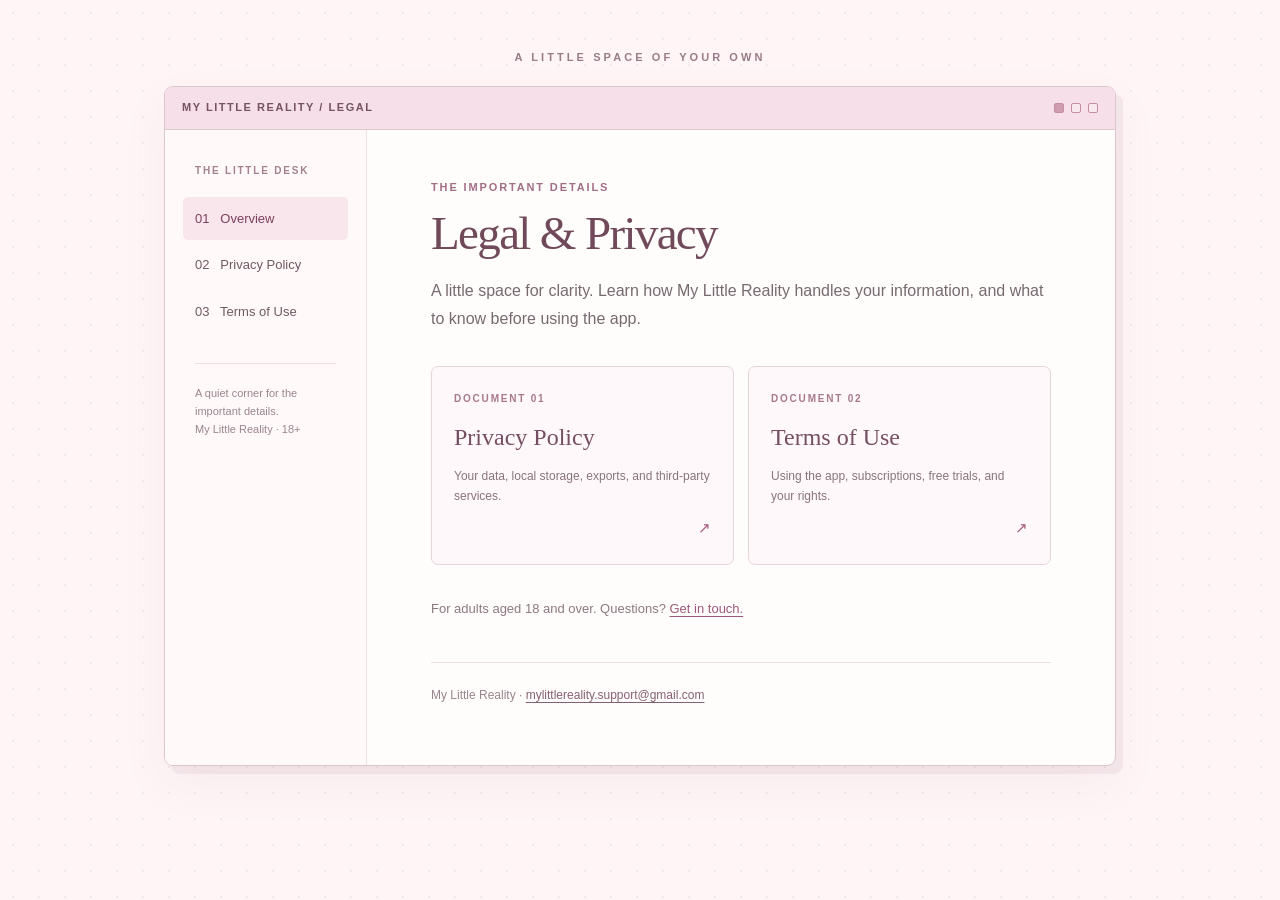
<file: index.html>
<!doctype html><html lang="en"><head><meta charset="utf-8"><meta name="viewport" content="width=device-width,initial-scale=1"><meta name="color-scheme" content="light"><meta name="theme-color" content="#fff5f6"><meta name="description" content="Legal & Privacy for My Little Reality."><title>Legal & Privacy | My Little Reality</title><link rel="stylesheet" href="styles.css"></head><body><div class="site"><div class="eyebrow">A LITTLE SPACE OF YOUR OWN</div><div class="window"><div class="windowbar"><div class="windowbrand">MY LITTLE REALITY <span aria-hidden="true">/</span> LEGAL</div><div class="windowcontrols" aria-hidden="true"><span></span><span></span><span></span></div></div><div class="layout"><aside class="sidebar"><p class="side-title">THE LITTLE DESK</p><nav aria-label="Legal navigation"><a href="index.html" aria-current="page">01 &nbsp; Overview</a><a href="privacy.html" >02 &nbsp; Privacy Policy</a><a href="terms.html" >03 &nbsp; Terms of Use</a></nav><p class="side-note">A quiet corner for the important details.<br>My Little Reality · 18+</p></aside><main id="main-content"><nav class="mobile-nav" aria-label="Legal navigation"><a href="index.html">Overview</a><a href="privacy.html">Privacy Policy</a><a href="terms.html">Terms of Use</a></nav><div class="section-tag">THE IMPORTANT DETAILS</div><h1>Legal &amp; Privacy</h1><p class="lead">A little space for clarity. Learn how My Little Reality handles your information, and what to know before using the app.</p><div class="link-grid"><a class="link-card" href="privacy.html"><span class="mini">DOCUMENT 01</span><span class="name">Privacy Policy</span><span class="description">Your data, local storage, exports, and third-party services.</span><span class="arrow" aria-hidden="true">↗</span></a><a class="link-card" href="terms.html"><span class="mini">DOCUMENT 02</span><span class="name">Terms of Use</span><span class="description">Using the app, subscriptions, free trials, and your rights.</span><span class="arrow" aria-hidden="true">↗</span></a></div><p style="margin-top:32px;font-size:13px;color:#8c7982">For adults aged 18 and over. Questions? <a href="mailto:mylittlereality.support@gmail.com">Get in touch.</a></p><footer class="footer">My Little Reality · <a href="mailto:mylittlereality.support@gmail.com">mylittlereality.support@gmail.com</a></footer></main></div></div></div></body></html>
</file>
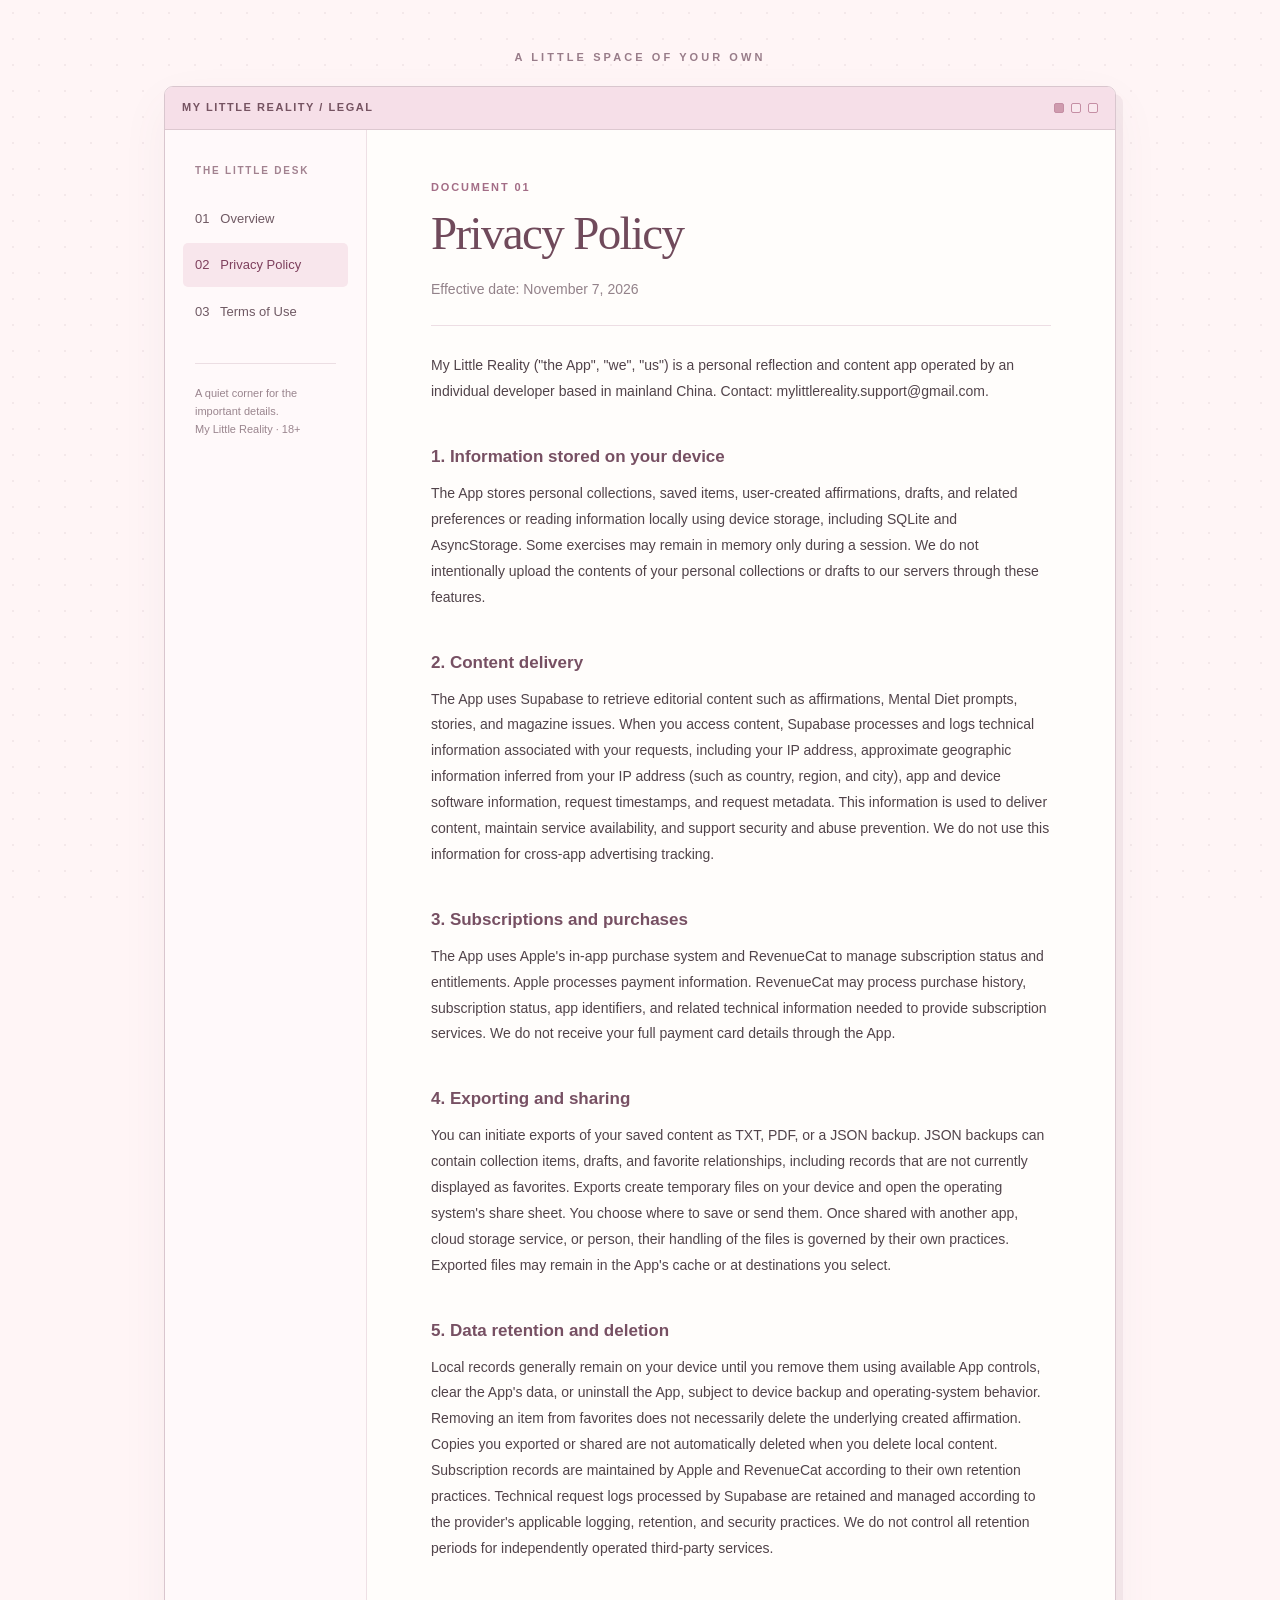
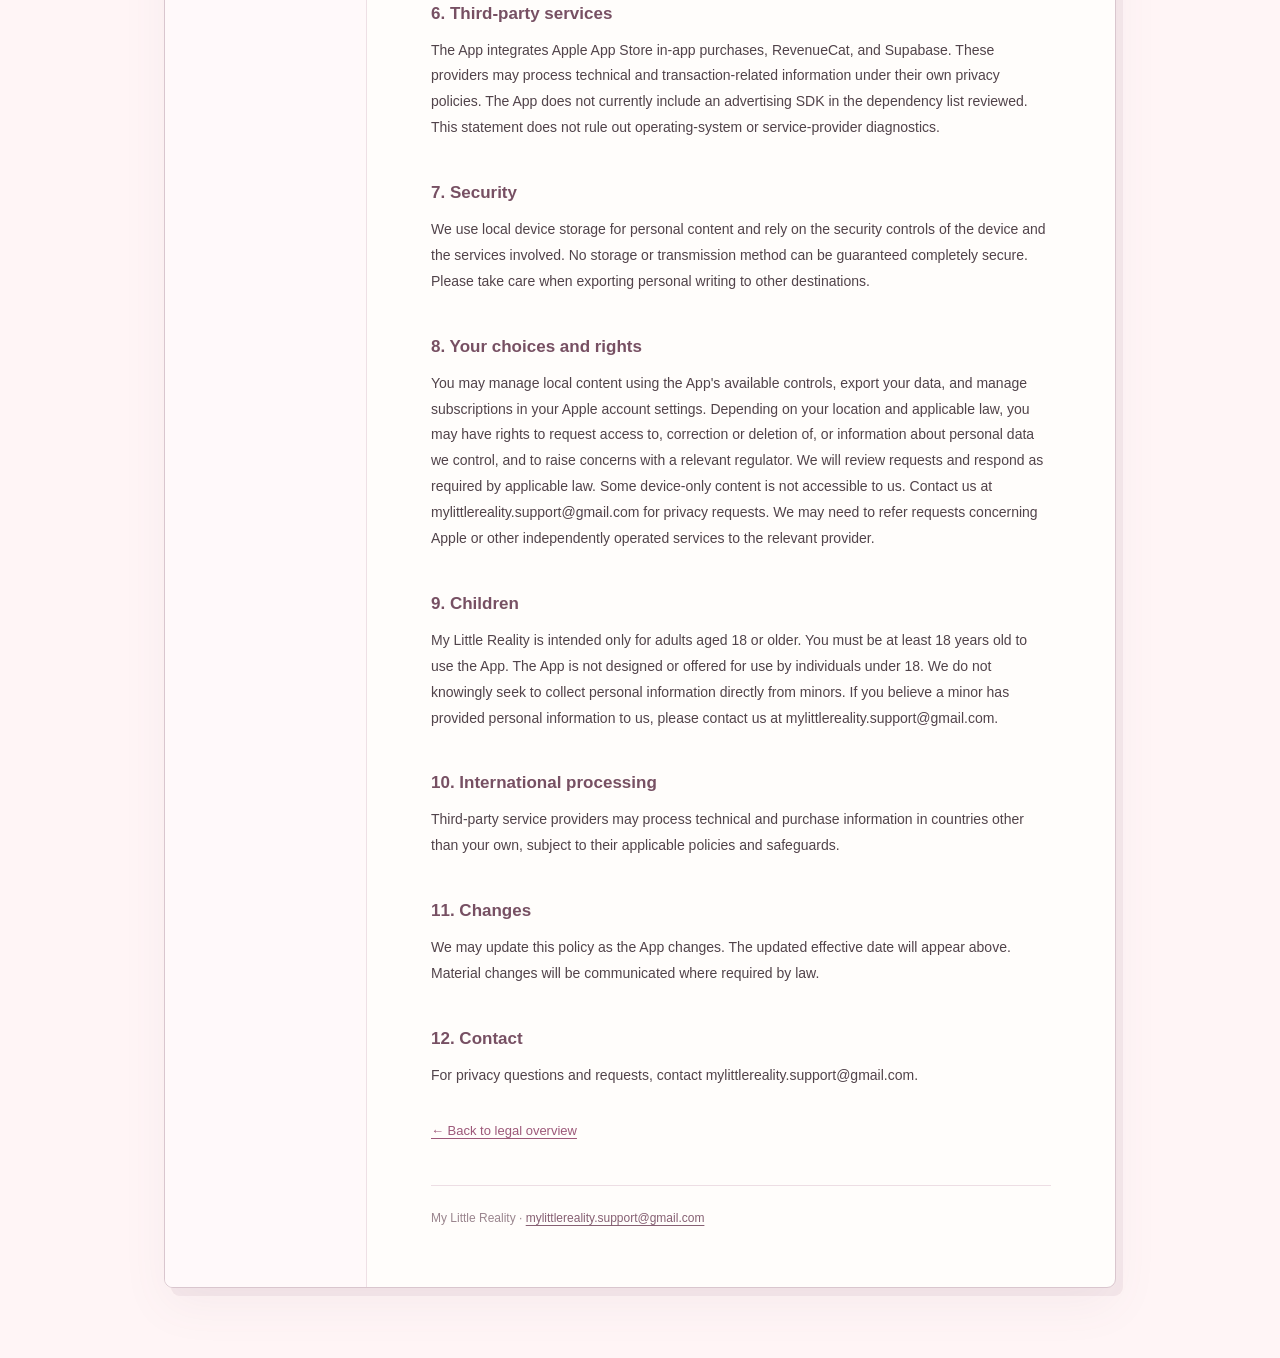
<file: privacy.html>
<!doctype html><html lang="en"><head><meta charset="utf-8"><meta name="viewport" content="width=device-width,initial-scale=1"><meta name="color-scheme" content="light"><meta name="theme-color" content="#fff5f6"><meta name="description" content="Privacy Policy for My Little Reality."><title>Privacy Policy | My Little Reality</title><link rel="stylesheet" href="styles.css"></head><body><div class="site"><div class="eyebrow">A LITTLE SPACE OF YOUR OWN</div><div class="window"><div class="windowbar"><div class="windowbrand">MY LITTLE REALITY <span aria-hidden="true">/</span> LEGAL</div><div class="windowcontrols" aria-hidden="true"><span></span><span></span><span></span></div></div><div class="layout"><aside class="sidebar"><p class="side-title">THE LITTLE DESK</p><nav aria-label="Legal navigation"><a href="index.html" >01 &nbsp; Overview</a><a href="privacy.html" aria-current="page">02 &nbsp; Privacy Policy</a><a href="terms.html" >03 &nbsp; Terms of Use</a></nav><p class="side-note">A quiet corner for the important details.<br>My Little Reality · 18+</p></aside><main id="main-content"><nav class="mobile-nav" aria-label="Legal navigation"><a href="index.html">Overview</a><a href="privacy.html">Privacy Policy</a><a href="terms.html">Terms of Use</a></nav><div class="section-tag">DOCUMENT 01</div><div class="legal-copy"><h1>Privacy Policy</h1><p class="effective">Effective date: November 7, 2026</p><p>My Little Reality ("the App", "we", "us") is a personal reflection and content app operated by an individual developer based in mainland China. Contact: mylittlereality.support@gmail.com.</p><h2>1. Information stored on your device</h2><p>The App stores personal collections, saved items, user-created affirmations, drafts, and related preferences or reading information locally using device storage, including SQLite and AsyncStorage. Some exercises may remain in memory only during a session. We do not intentionally upload the contents of your personal collections or drafts to our servers through these features.</p><h2>2. Content delivery</h2><p>The App uses Supabase to retrieve editorial content such as affirmations, Mental Diet prompts, stories, and magazine issues. When you access content, Supabase processes and logs technical information associated with your requests, including your IP address, approximate geographic information inferred from your IP address (such as country, region, and city), app and device software information, request timestamps, and request metadata. This information is used to deliver content, maintain service availability, and support security and abuse prevention. We do not use this information for cross-app advertising tracking. </p><h2>3. Subscriptions and purchases</h2><p>The App uses Apple's in-app purchase system and RevenueCat to manage subscription status and entitlements. Apple processes payment information. RevenueCat may process purchase history, subscription status, app identifiers, and related technical information needed to provide subscription services. We do not receive your full payment card details through the App.</p><h2>4. Exporting and sharing</h2><p>You can initiate exports of your saved content as TXT, PDF, or a JSON backup. JSON backups can contain collection items, drafts, and favorite relationships, including records that are not currently displayed as favorites. Exports create temporary files on your device and open the operating system's share sheet. You choose where to save or send them. Once shared with another app, cloud storage service, or person, their handling of the files is governed by their own practices. Exported files may remain in the App's cache or at destinations you select.</p><h2>5. Data retention and deletion</h2><p>Local records generally remain on your device until you remove them using available App controls, clear the App's data, or uninstall the App, subject to device backup and operating-system behavior. Removing an item from favorites does not necessarily delete the underlying created affirmation. Copies you exported or shared are not automatically deleted when you delete local content. Subscription records are maintained by Apple and RevenueCat according to their own retention practices. Technical request logs processed by Supabase are retained and managed according to the provider's applicable logging, retention, and security practices. We do not control all retention periods for independently operated third-party services.</p><h2>6. Third-party services</h2><p>The App integrates Apple App Store in-app purchases, RevenueCat, and Supabase. These providers may process technical and transaction-related information under their own privacy policies. The App does not currently include an advertising SDK in the dependency list reviewed. This statement does not rule out operating-system or service-provider diagnostics.</p><h2>7. Security</h2><p>We use local device storage for personal content and rely on the security controls of the device and the services involved. No storage or transmission method can be guaranteed completely secure. Please take care when exporting personal writing to other destinations.</p><h2>8. Your choices and rights</h2><p>You may manage local content using the App's available controls, export your data, and manage subscriptions in your Apple account settings. Depending on your location and applicable law, you may have rights to request access to, correction or deletion of, or information about personal data we control, and to raise concerns with a relevant regulator. We will review requests and respond as required by applicable law. Some device-only content is not accessible to us. Contact us at mylittlereality.support@gmail.com for privacy requests. We may need to refer requests concerning Apple or other independently operated services to the relevant provider.</p><h2>9. Children</h2><p>My Little Reality is intended only for adults aged 18 or older. You must be at least 18 years old to use the App. The App is not designed or offered for use by individuals under 18. We do not knowingly seek to collect personal information directly from minors. If you believe a minor has provided personal information to us, please contact us at mylittlereality.support@gmail.com.</p><h2>10. International processing</h2><p>Third-party service providers may process technical and purchase information in countries other than your own, subject to their applicable policies and safeguards.</p><h2>11. Changes</h2><p>We may update this policy as the App changes. The updated effective date will appear above. Material changes will be communicated where required by law.</p><h2>12. Contact</h2><p>For privacy questions and requests, contact mylittlereality.support@gmail.com.</p></div><a class="return-link" href="index.html">← Back to legal overview</a><footer class="footer">My Little Reality · <a href="mailto:mylittlereality.support@gmail.com">mylittlereality.support@gmail.com</a></footer></main></div></div></div></body></html>
</file>
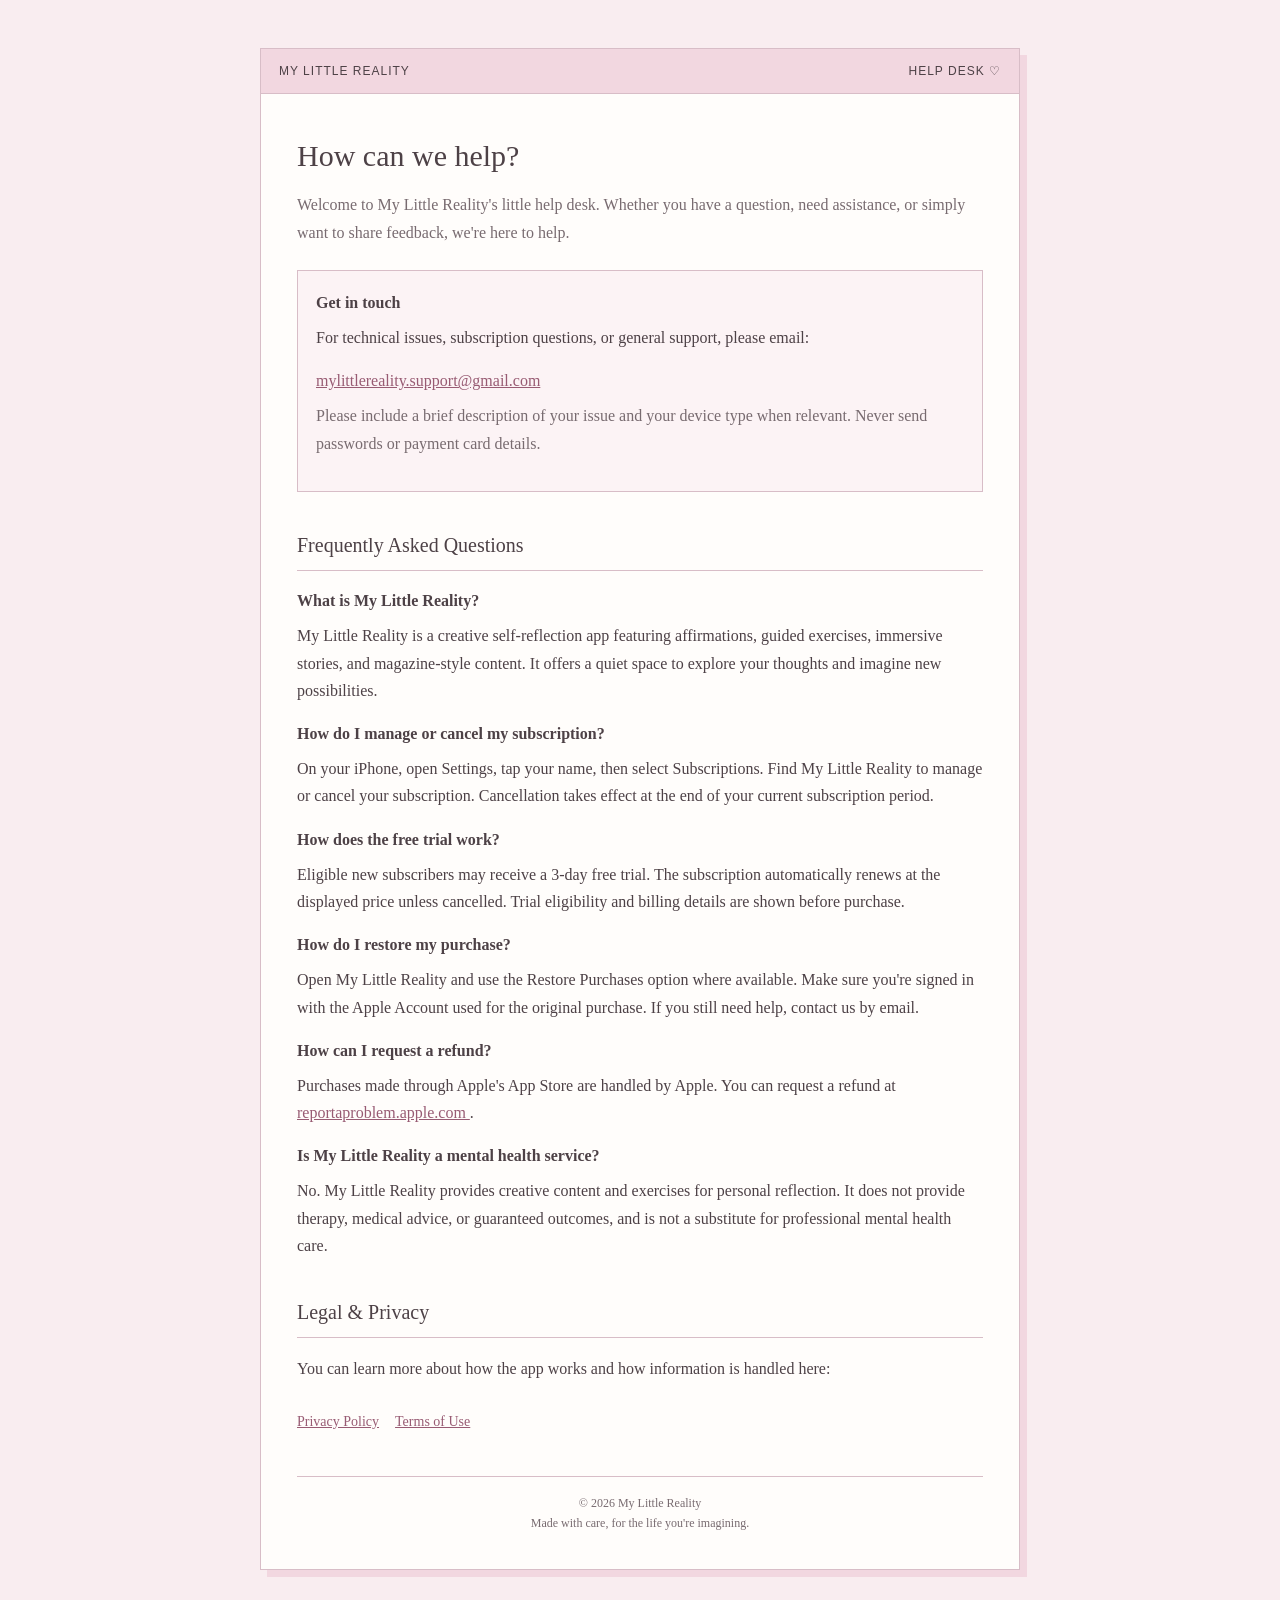
<file: support.html>
<!DOCTYPE html>
<html lang="en">
<head>
  <meta charset="UTF-8">
  <meta name="viewport" content="width=device-width, initial-scale=1">
  <meta name="color-scheme" content="light">
  <title>Support | My Little Reality</title>
  <style>
    :root {
      --bg: #f9edf0;
      --paper: #fffdfb;
      --pink: #f2d7e0;
      --ink: #4d4146;
      --muted: #786b70;
      --border: #d8bdc7;
    }

    * { box-sizing: border-box; }

    body {
      margin: 0;
      padding: 48px 18px;
      background: var(--bg);
      color: var(--ink);
      font-family: Georgia, "Times New Roman", serif;
      line-height: 1.7;
    }

    .window {
      max-width: 760px;
      margin: auto;
      background: var(--paper);
      border: 1px solid var(--border);
      box-shadow: 7px 7px 0 var(--pink);
    }

    .titlebar {
      padding: 12px 18px;
      background: var(--pink);
      border-bottom: 1px solid var(--border);
      font-family: Arial, sans-serif;
      font-size: 12px;
      letter-spacing: 1px;
      display: flex;
      justify-content: space-between;
      gap: 12px;
    }

    main { padding: 36px; }

    h1 {
      font-size: 30px;
      font-weight: normal;
      margin: 0 0 10px;
    }

    h2 {
      font-size: 20px;
      font-weight: normal;
      margin-top: 36px;
      border-bottom: 1px solid var(--border);
      padding-bottom: 8px;
    }

    h3 {
      font-size: 16px;
      margin-bottom: 6px;
    }

    p { margin-top: 8px; }

    .intro, .small {
      color: var(--muted);
    }

    .contact {
      padding: 18px;
      background: #fcf3f5;
      border: 1px solid var(--border);
      margin-top: 24px;
      overflow-wrap: anywhere;
    }

    a { color: #985b73; }

    nav {
      display: flex;
      gap: 16px;
      flex-wrap: wrap;
      margin-top: 28px;
      font-size: 14px;
    }

    footer {
      margin-top: 42px;
      padding-top: 16px;
      border-top: 1px solid var(--border);
      color: var(--muted);
      font-size: 12px;
      text-align: center;
    }

    @media (max-width: 600px) {
      body { padding: 20px 12px; }
      main { padding: 24px 20px; }
      h1 { font-size: 26px; }
    }
  </style>
</head>

<body>
  <div class="window">
    <div class="titlebar">
      <span>MY LITTLE REALITY</span>
      <span>HELP DESK ♡</span>
    </div>

    <main>
      <h1>How can we help?</h1>

      <p class="intro">
        Welcome to My Little Reality's little help desk.
        Whether you have a question, need assistance,
        or simply want to share feedback, we're here to help.
      </p>

      <section class="contact">
        <strong>Get in touch</strong>
        <p>
          For technical issues, subscription questions,
          or general support, please email:
        </p>
        <a href="mailto:mylittlereality.support@gmail.com">
          mylittlereality.support@gmail.com
        </a>
        <p class="small">
          Please include a brief description of your issue
          and your device type when relevant.
          Never send passwords or payment card details.
        </p>
      </section>

      <h2>Frequently Asked Questions</h2>

      <h3>What is My Little Reality?</h3>
      <p>
        My Little Reality is a creative self-reflection app
        featuring affirmations, guided exercises,
        immersive stories, and magazine-style content.
        It offers a quiet space to explore your thoughts
        and imagine new possibilities.
      </p>

      <h3>How do I manage or cancel my subscription?</h3>
      <p>
        On your iPhone, open Settings, tap your name,
        then select Subscriptions. Find My Little Reality
        to manage or cancel your subscription.
        Cancellation takes effect at the end of your
        current subscription period.
      </p>

      <h3>How does the free trial work?</h3>
      <p>
        Eligible new subscribers may receive a
        3-day free trial. The subscription automatically
        renews at the displayed price unless cancelled.
        Trial eligibility and billing details are
        shown before purchase.
      </p>

      <h3>How do I restore my purchase?</h3>
      <p>
        Open My Little Reality and use the
        Restore Purchases option where available.
        Make sure you're signed in with the
        Apple Account used for the original purchase.
        If you still need help, contact us by email.
      </p>

      <h3>How can I request a refund?</h3>
      <p>
        Purchases made through Apple's App Store
        are handled by Apple.
        You can request a refund at
        <a href="https://reportaproblem.apple.com/">
          reportaproblem.apple.com
        </a>.
      </p>

      <h3>Is My Little Reality a mental health service?</h3>
      <p>
        No. My Little Reality provides creative content
        and exercises for personal reflection.
        It does not provide therapy, medical advice,
        or guaranteed outcomes, and is not a substitute
        for professional mental health care.
      </p>

      <h2>Legal & Privacy</h2>
      <p>
        You can learn more about how the app works
        and how information is handled here:
      </p>

      <nav>
        <a href="./privacy.html">Privacy Policy</a>
        <a href="./terms.html">Terms of Use</a>
      </nav>

      <footer>
        © 2026 My Little Reality<br>
        Made with care, for the life you're imagining.
      </footer>
    </main>
  </div>
</body>
</html>
</file>
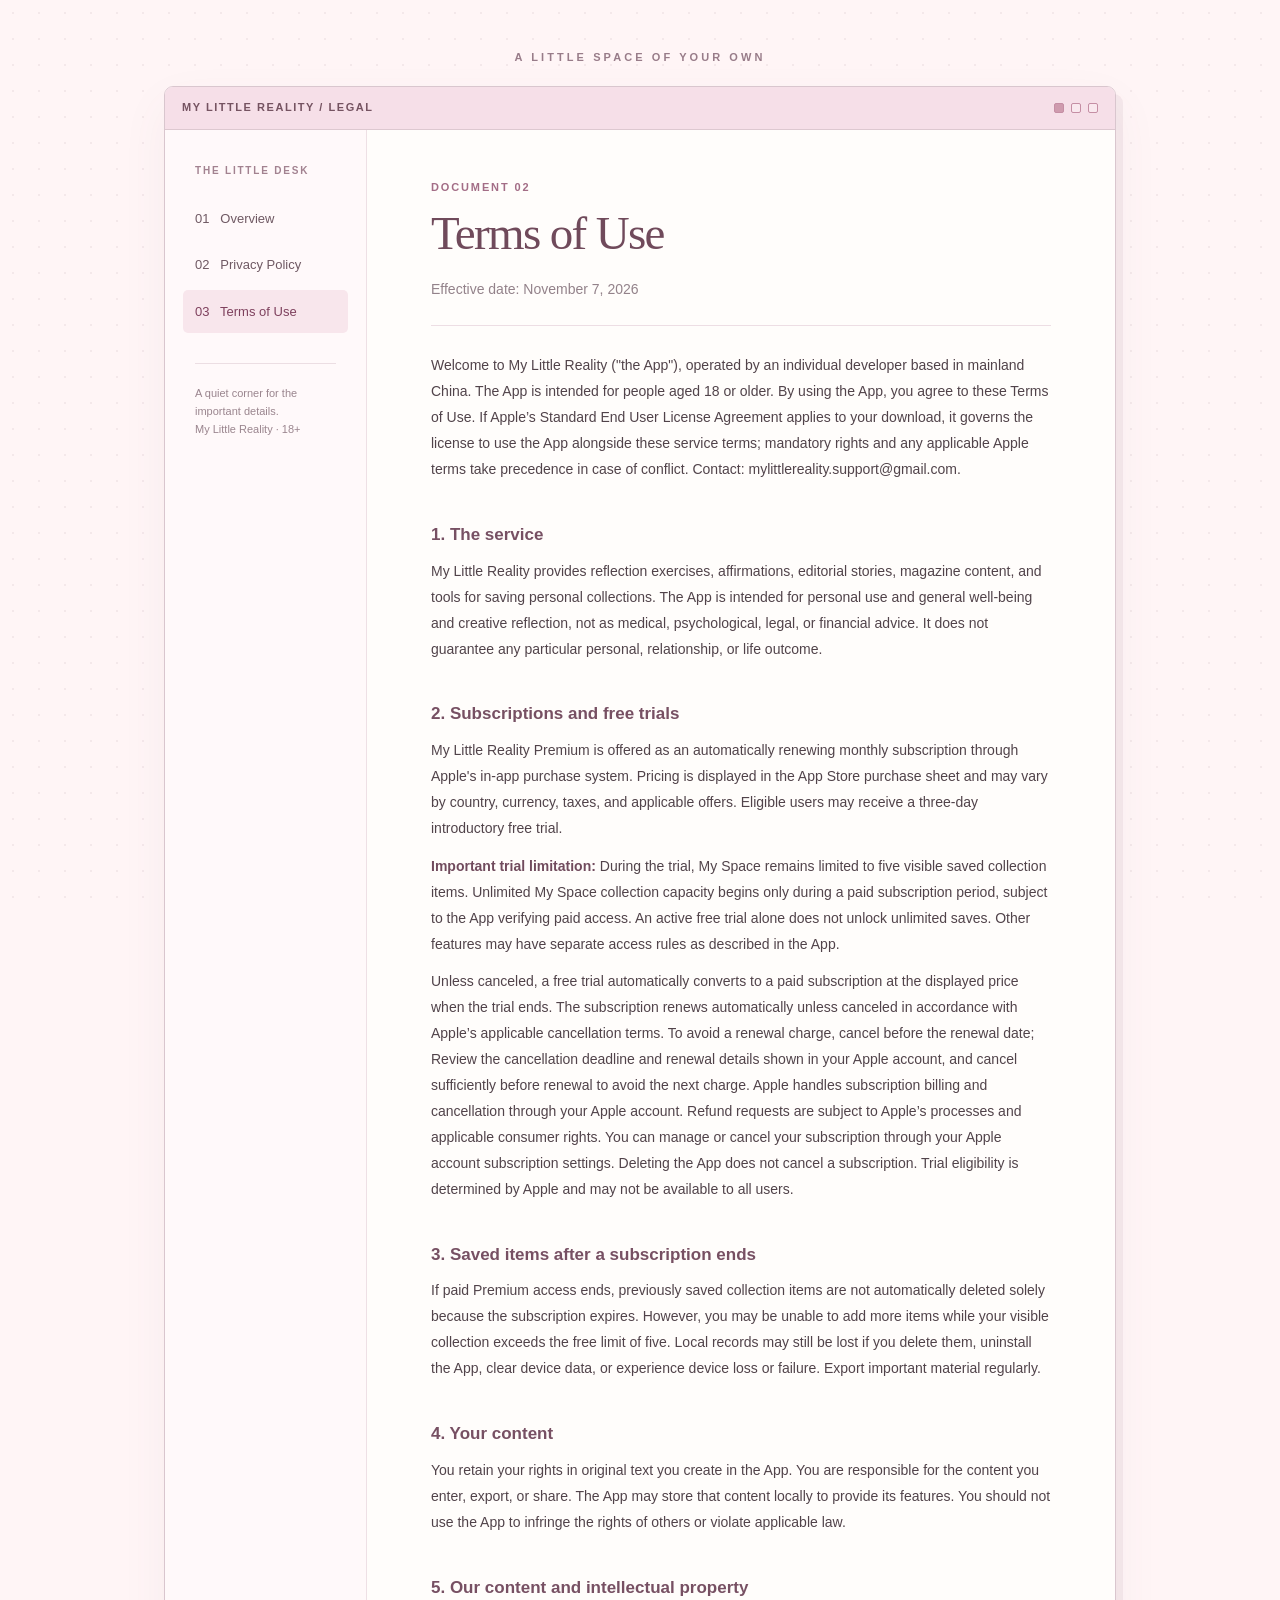
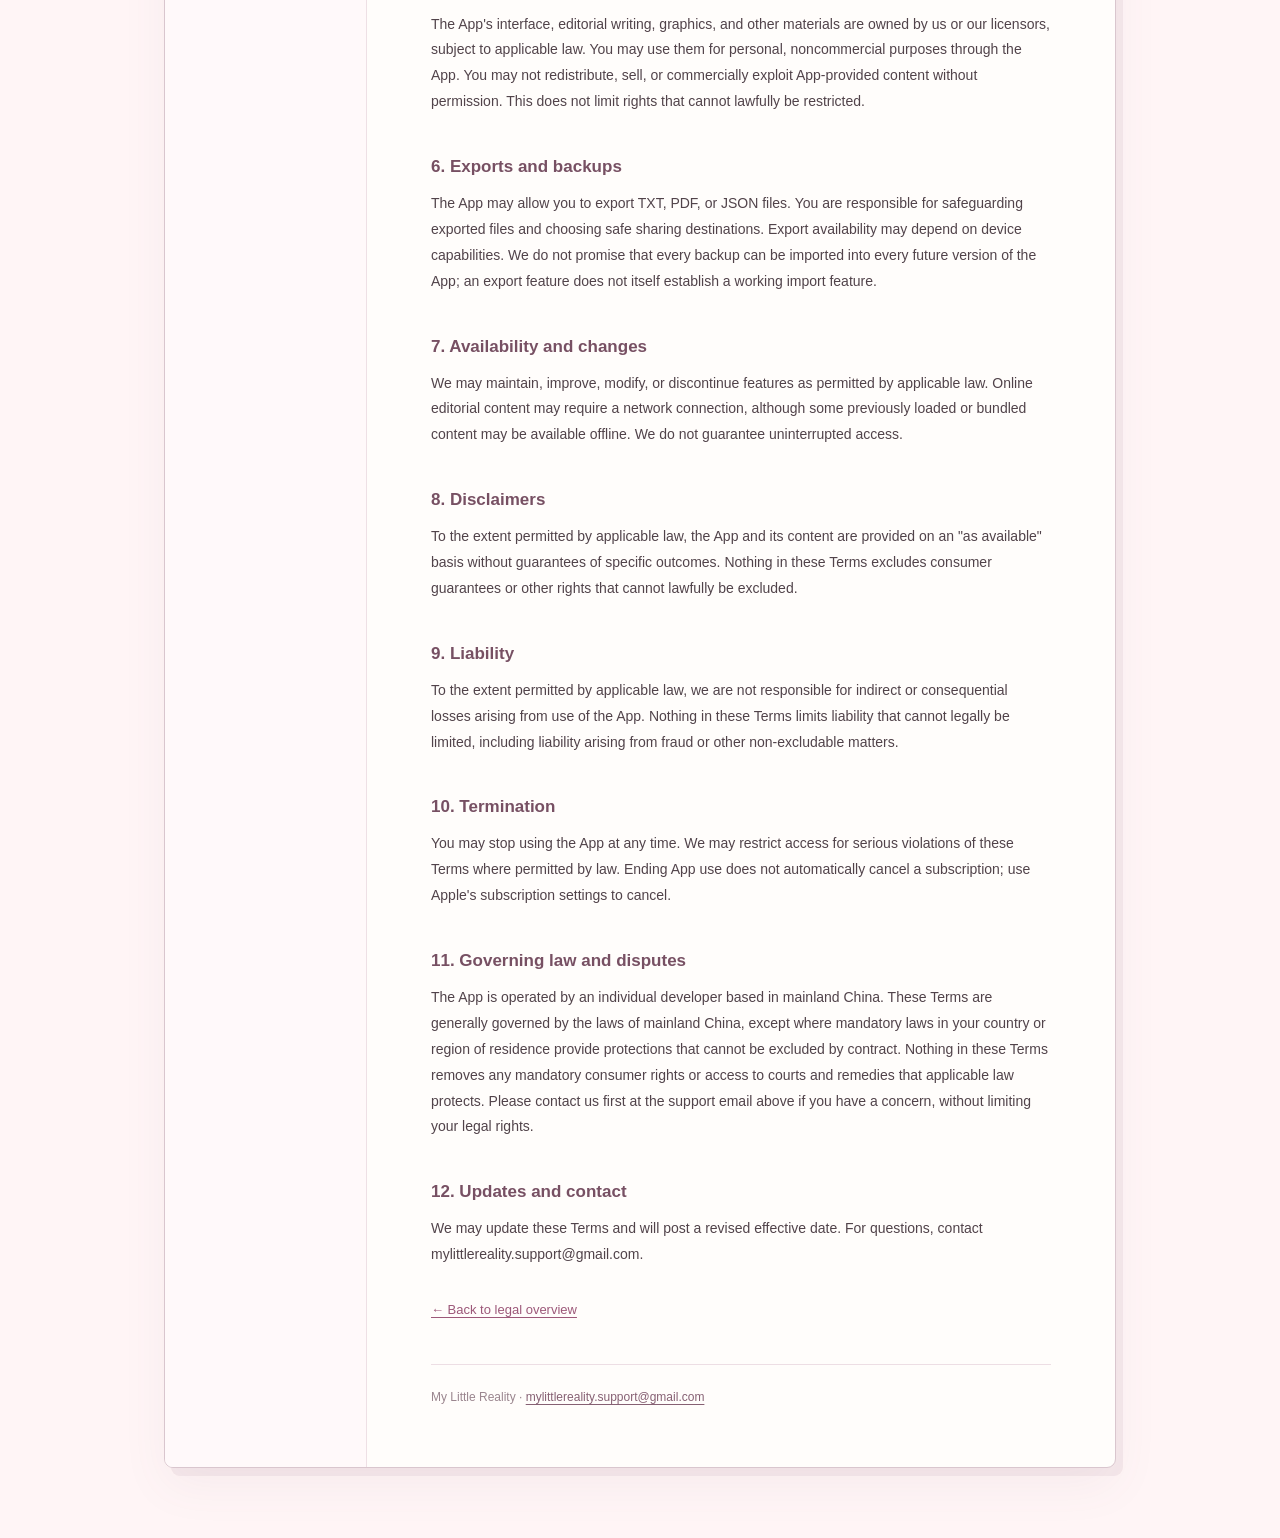
<file: terms.html>
<!doctype html><html lang="en"><head><meta charset="utf-8"><meta name="viewport" content="width=device-width,initial-scale=1"><meta name="color-scheme" content="light"><meta name="theme-color" content="#fff5f6"><meta name="description" content="Terms of Use for My Little Reality."><title>Terms of Use | My Little Reality</title><link rel="stylesheet" href="styles.css"></head><body><div class="site"><div class="eyebrow">A LITTLE SPACE OF YOUR OWN</div><div class="window"><div class="windowbar"><div class="windowbrand">MY LITTLE REALITY <span aria-hidden="true">/</span> LEGAL</div><div class="windowcontrols" aria-hidden="true"><span></span><span></span><span></span></div></div><div class="layout"><aside class="sidebar"><p class="side-title">THE LITTLE DESK</p><nav aria-label="Legal navigation"><a href="index.html" >01 &nbsp; Overview</a><a href="privacy.html" >02 &nbsp; Privacy Policy</a><a href="terms.html" aria-current="page">03 &nbsp; Terms of Use</a></nav><p class="side-note">A quiet corner for the important details.<br>My Little Reality · 18+</p></aside><main id="main-content"><nav class="mobile-nav" aria-label="Legal navigation"><a href="index.html">Overview</a><a href="privacy.html">Privacy Policy</a><a href="terms.html">Terms of Use</a></nav><div class="section-tag">DOCUMENT 02</div><div class="legal-copy"><h1>Terms of Use</h1><p class="effective">Effective date: November 7, 2026</p><p>Welcome to My Little Reality ("the App"), operated by an individual developer based in mainland China. The App is intended for people aged 18 or older. By using the App, you agree to these Terms of Use. If Apple’s Standard End User License Agreement applies to your download, it governs the license to use the App alongside these service terms; mandatory rights and any applicable Apple terms take precedence in case of conflict. Contact: mylittlereality.support@gmail.com.</p><h2>1. The service</h2><p>My Little Reality provides reflection exercises, affirmations, editorial stories, magazine content, and tools for saving personal collections. The App is intended for personal use and general well-being and creative reflection, not as medical, psychological, legal, or financial advice. It does not guarantee any particular personal, relationship, or life outcome.</p><h2>2. Subscriptions and free trials</h2><p>My Little Reality Premium is offered as an automatically renewing monthly subscription through Apple's in-app purchase system. Pricing is displayed in the App Store purchase sheet and may vary by country, currency, taxes, and applicable offers. Eligible users may receive a three-day introductory free trial.</p><p><strong>Important trial limitation:</strong> During the trial, My Space remains limited to five visible saved collection items. Unlimited My Space collection capacity begins only during a paid subscription period, subject to the App verifying paid access. An active free trial alone does not unlock unlimited saves. Other features may have separate access rules as described in the App.</p><p>Unless canceled, a free trial automatically converts to a paid subscription at the displayed price when the trial ends. The subscription renews automatically unless canceled in accordance with Apple’s applicable cancellation terms. To avoid a renewal charge, cancel before the renewal date; Review the cancellation deadline and renewal details shown in your Apple account, and cancel sufficiently before renewal to avoid the next charge. Apple handles subscription billing and cancellation through your Apple account. Refund requests are subject to Apple’s processes and applicable consumer rights. You can manage or cancel your subscription through your Apple account subscription settings. Deleting the App does not cancel a subscription. Trial eligibility is determined by Apple and may not be available to all users.</p><h2>3. Saved items after a subscription ends</h2><p>If paid Premium access ends, previously saved collection items are not automatically deleted solely because the subscription expires. However, you may be unable to add more items while your visible collection exceeds the free limit of five. Local records may still be lost if you delete them, uninstall the App, clear device data, or experience device loss or failure. Export important material regularly.</p><h2>4. Your content</h2><p>You retain your rights in original text you create in the App. You are responsible for the content you enter, export, or share. The App may store that content locally to provide its features. You should not use the App to infringe the rights of others or violate applicable law.</p><h2>5. Our content and intellectual property</h2><p>The App's interface, editorial writing, graphics, and other materials are owned by us or our licensors, subject to applicable law. You may use them for personal, noncommercial purposes through the App. You may not redistribute, sell, or commercially exploit App-provided content without permission. This does not limit rights that cannot lawfully be restricted.</p><h2>6. Exports and backups</h2><p>The App may allow you to export TXT, PDF, or JSON files. You are responsible for safeguarding exported files and choosing safe sharing destinations. Export availability may depend on device capabilities. We do not promise that every backup can be imported into every future version of the App; an export feature does not itself establish a working import feature.</p><h2>7. Availability and changes</h2><p>We may maintain, improve, modify, or discontinue features as permitted by applicable law. Online editorial content may require a network connection, although some previously loaded or bundled content may be available offline. We do not guarantee uninterrupted access.</p><h2>8. Disclaimers</h2><p>To the extent permitted by applicable law, the App and its content are provided on an "as available" basis without guarantees of specific outcomes. Nothing in these Terms excludes consumer guarantees or other rights that cannot lawfully be excluded.</p><h2>9. Liability</h2><p>To the extent permitted by applicable law, we are not responsible for indirect or consequential losses arising from use of the App. Nothing in these Terms limits liability that cannot legally be limited, including liability arising from fraud or other non-excludable matters.</p><h2>10. Termination</h2><p>You may stop using the App at any time. We may restrict access for serious violations of these Terms where permitted by law. Ending App use does not automatically cancel a subscription; use Apple's subscription settings to cancel.</p><h2>11. Governing law and disputes</h2><p>The App is operated by an individual developer based in mainland China. These Terms are generally governed by the laws of mainland China, except where mandatory laws in your country or region of residence provide protections that cannot be excluded by contract. Nothing in these Terms removes any mandatory consumer rights or access to courts and remedies that applicable law protects. Please contact us first at the support email above if you have a concern, without limiting your legal rights.</p><h2>12. Updates and contact</h2><p>We may update these Terms and will post a revised effective date. For questions, contact mylittlereality.support@gmail.com.</p></div><a class="return-link" href="index.html">← Back to legal overview</a><footer class="footer">My Little Reality · <a href="mailto:mylittlereality.support@gmail.com">mylittlereality.support@gmail.com</a></footer></main></div></div></div></body></html>
</file>
<file: styles.css>
:root{color-scheme:light;--bg:#fff5f6;--ink:#51434a;--muted:#82737a;--berry:#9c5879;--line:#e7d5dc;--panel:#fffdfb;--pink:#f6dfe8}
*{box-sizing:border-box}html{scroll-behavior:smooth}body{margin:0;background:var(--bg);color:var(--ink);font-family:ui-sans-serif,-apple-system,BlinkMacSystemFont,"Segoe UI",Arial,sans-serif;line-height:1.8;font-size:15px;-webkit-font-smoothing:antialiased}
body:before{content:"";position:fixed;inset:0;pointer-events:none;opacity:.38;background-image:radial-gradient(#d6c7ca 0.65px,transparent .85px);background-size:26px 26px;z-index:-1}
a{color:var(--berry);text-underline-offset:3px}a:hover{color:#74435b}a:focus-visible{outline:3px solid #a35a7e;outline-offset:4px;border-radius:2px}
.site{max-width:1000px;margin:48px auto 70px;padding:0 24px}.eyebrow{text-align:center;font-size:11px;letter-spacing:.28em;color:#987c89;font-weight:700;margin-bottom:18px}.window{background:var(--panel);border:1px solid #d9c6ce;border-radius:9px;box-shadow:7px 8px 0 rgba(150,111,128,.095),0 18px 48px rgba(116,77,94,.06);overflow:hidden}.windowbar{min-height:43px;background:var(--pink);border-bottom:1px solid #ddc8d0;display:flex;align-items:center;justify-content:space-between;padding:0 17px;gap:12px}.windowbrand{font-size:11px;font-weight:700;letter-spacing:.14em;color:#755361}.windowcontrols{display:flex;gap:7px}.windowcontrols span{width:10px;height:10px;border:1px solid #c58ea4;background:#f9e8ee;border-radius:2px}.windowcontrols span:first-child{background:#cf9bae}
.layout{display:grid;grid-template-columns:202px minmax(0,1fr)}.sidebar{padding:32px 18px;background:#fff9fa;border-right:1px solid #eee0e5}.side-title{font-size:10px;font-weight:700;letter-spacing:.18em;color:#a28290;margin:0 0 17px 12px}.sidebar a{display:block;text-decoration:none;padding:10px 12px;margin:3px 0;border-radius:5px;color:#6f5963;font-size:13px}.sidebar a:hover,.sidebar a[aria-current=page]{background:#f8e6ec;color:#7e405d}.sidebar .side-note{font-size:11px;line-height:1.65;color:#9a858e;border-top:1px solid #ecdee3;margin:30px 12px 0;padding-top:20px}
main{min-width:0;padding:48px clamp(24px,5vw,70px) 58px}.section-tag{color:#a36d86;font-size:11px;font-weight:700;letter-spacing:.17em;text-transform:uppercase;margin-bottom:8px}h1{font-family:Georgia,"Times New Roman",serif;font-size:clamp(33px,4vw,47px);font-weight:400;letter-spacing:-.035em;line-height:1.17;color:#704a5b;margin:0 0 16px}h2{font-size:17px;color:#775063;line-height:1.35;margin:36px 0 12px;font-weight:700}p{margin:12px 0;overflow-wrap:anywhere}.lead{font-size:16px;color:#776a70;max-width:630px}.effective{font-size:12px;color:#93828a;margin:4px 0 27px;padding-bottom:23px;border-bottom:1px solid #eddee4}.legal-copy h2{padding-top:5px}.legal-copy strong{color:#714b5d}.legal-copy p{font-size:14px;line-height:1.85}.legal-copy a{overflow-wrap:anywhere}
.link-grid{display:grid;grid-template-columns:1fr 1fr;gap:14px;margin-top:32px}.link-card{border:1px solid var(--line);border-radius:7px;background:#fff8fa;padding:23px 22px;text-decoration:none;display:flex;flex-direction:column;gap:8px;min-height:165px;transition:background .15s,border-color .15s}.link-card:hover{background:#fbeef2;border-color:#d6aebe}.link-card .mini{font-size:10px;letter-spacing:.18em;color:#a8798d;font-weight:700}.link-card .name{font-family:Georgia,"Times New Roman",serif;font-size:24px;color:#754e61}.link-card .description{font-size:12px;color:#88747d;line-height:1.6}.link-card .arrow{margin-top:auto;align-self:flex-end;color:#a35d7e}
.footer{border-top:1px solid #eddee4;margin-top:42px;padding-top:22px;font-size:12px;color:#9a858e}.footer a{color:#866073}.mobile-nav{display:none}.return-link{display:inline-block;margin-top:18px;font-size:13px}
@media(max-width:740px){.site{margin:18px auto 40px;padding:0 12px}.eyebrow{font-size:9px;margin-bottom:11px}.layout{display:block}.sidebar{display:none}.mobile-nav{display:flex;flex-wrap:wrap;gap:8px;margin:0 0 26px;padding-bottom:16px;border-bottom:1px solid #eedfe4}.mobile-nav a{font-size:12px;text-decoration:none;background:#fff1f5;border:1px solid #ead5dd;border-radius:5px;padding:5px 10px}main{padding:29px 22px 38px}.link-grid{grid-template-columns:1fr}.windowbar{padding:0 12px}.windowbrand{font-size:10px;letter-spacing:.08em}h1{font-size:36px}.legal-copy p{font-size:14px}}
@media(prefers-reduced-motion:reduce){html{scroll-behavior:auto}.link-card{transition:none}}@media print{body{background:#fff}body:before,.sidebar,.mobile-nav,.windowbar,.eyebrow{display:none}.site{margin:0;max-width:none;padding:0}.window{box-shadow:none;border:none}main{padding:0}.layout{display:block}.legal-copy h2{break-after:avoid}.legal-copy p{orphans:3;widows:3}}
</file>
